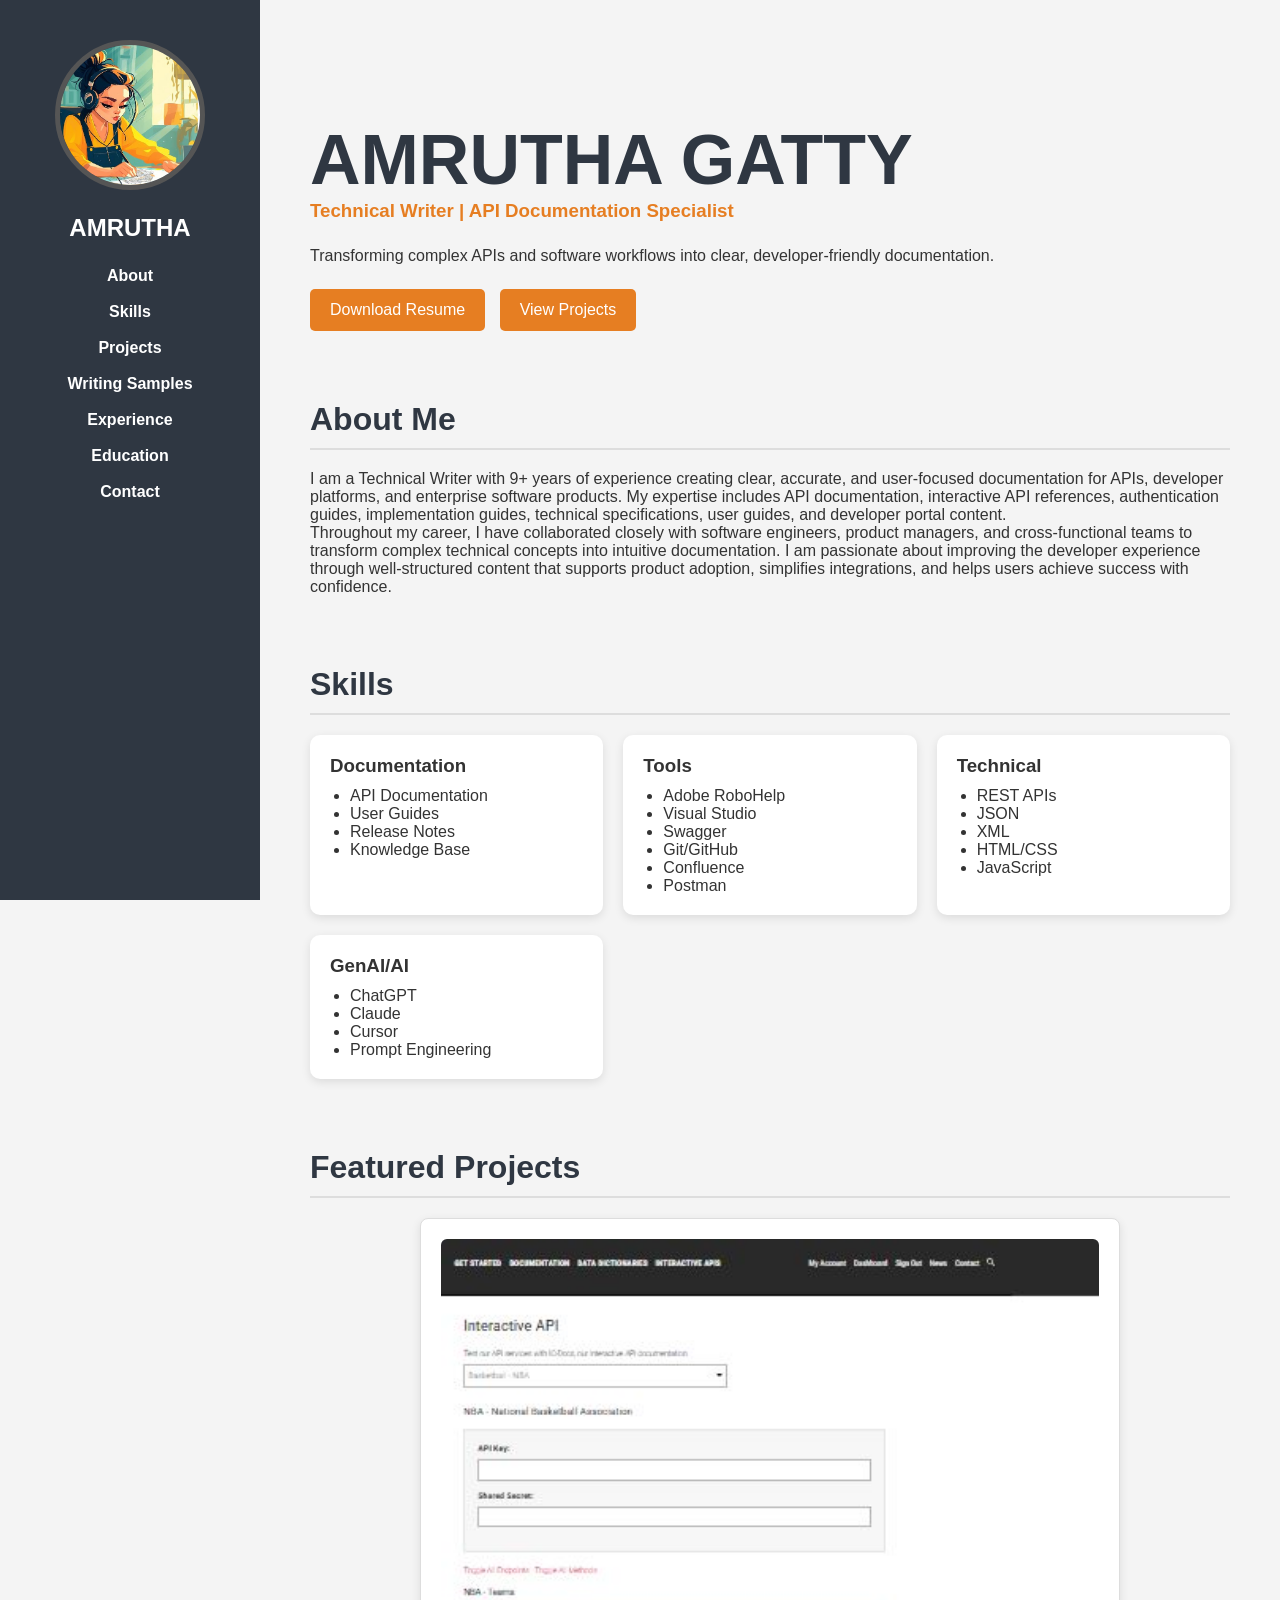
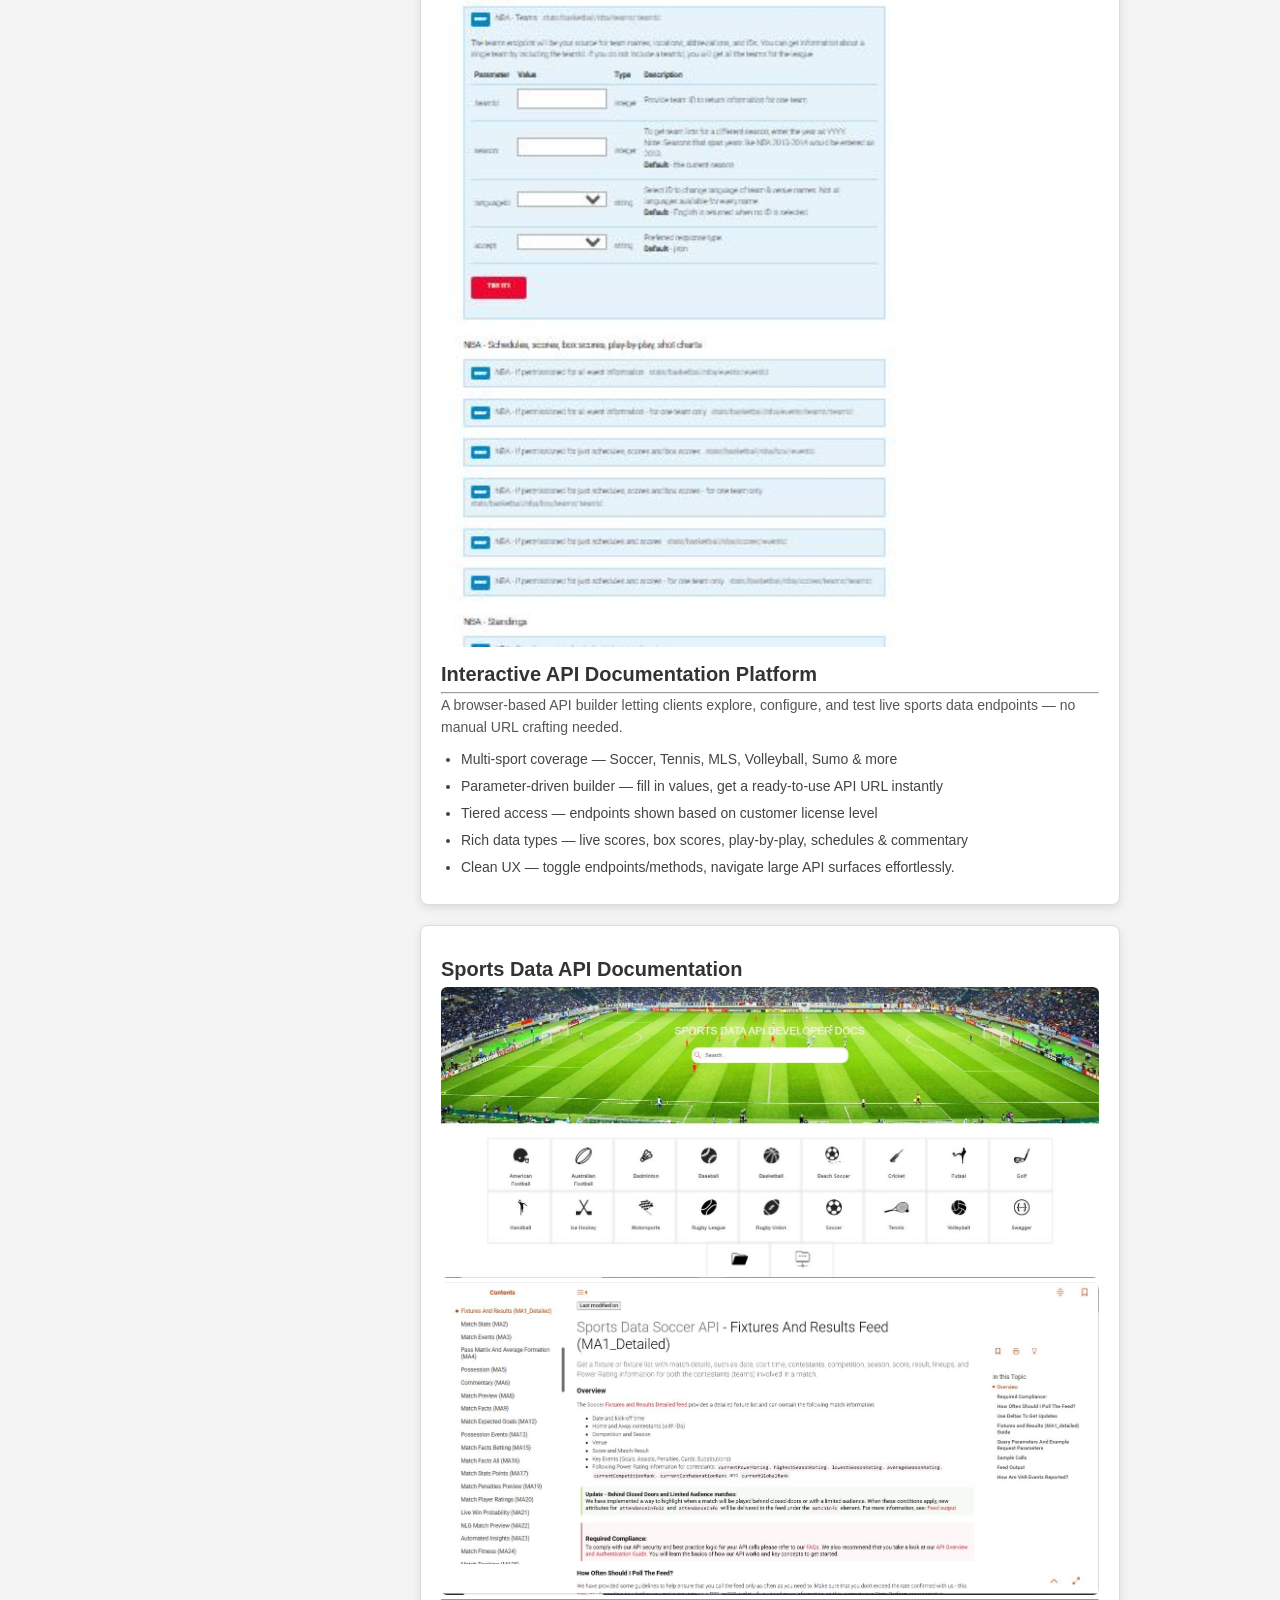
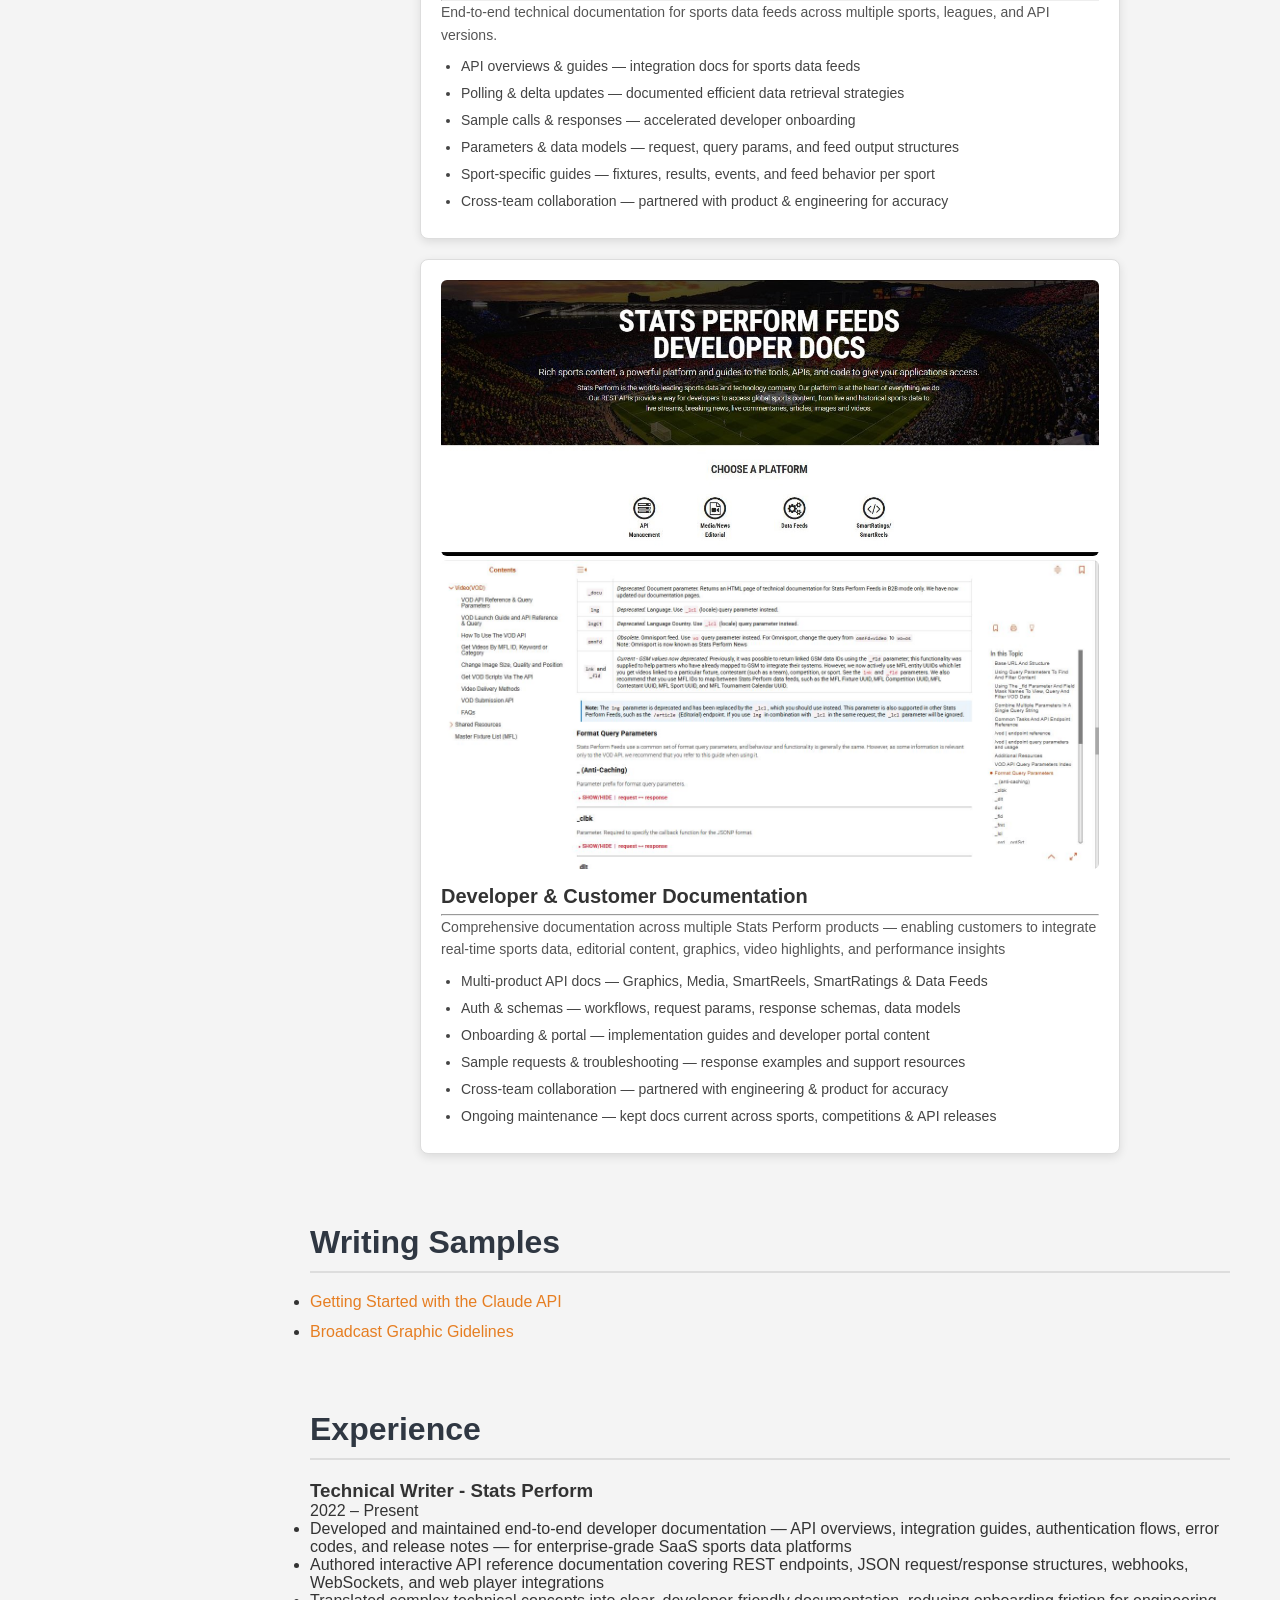
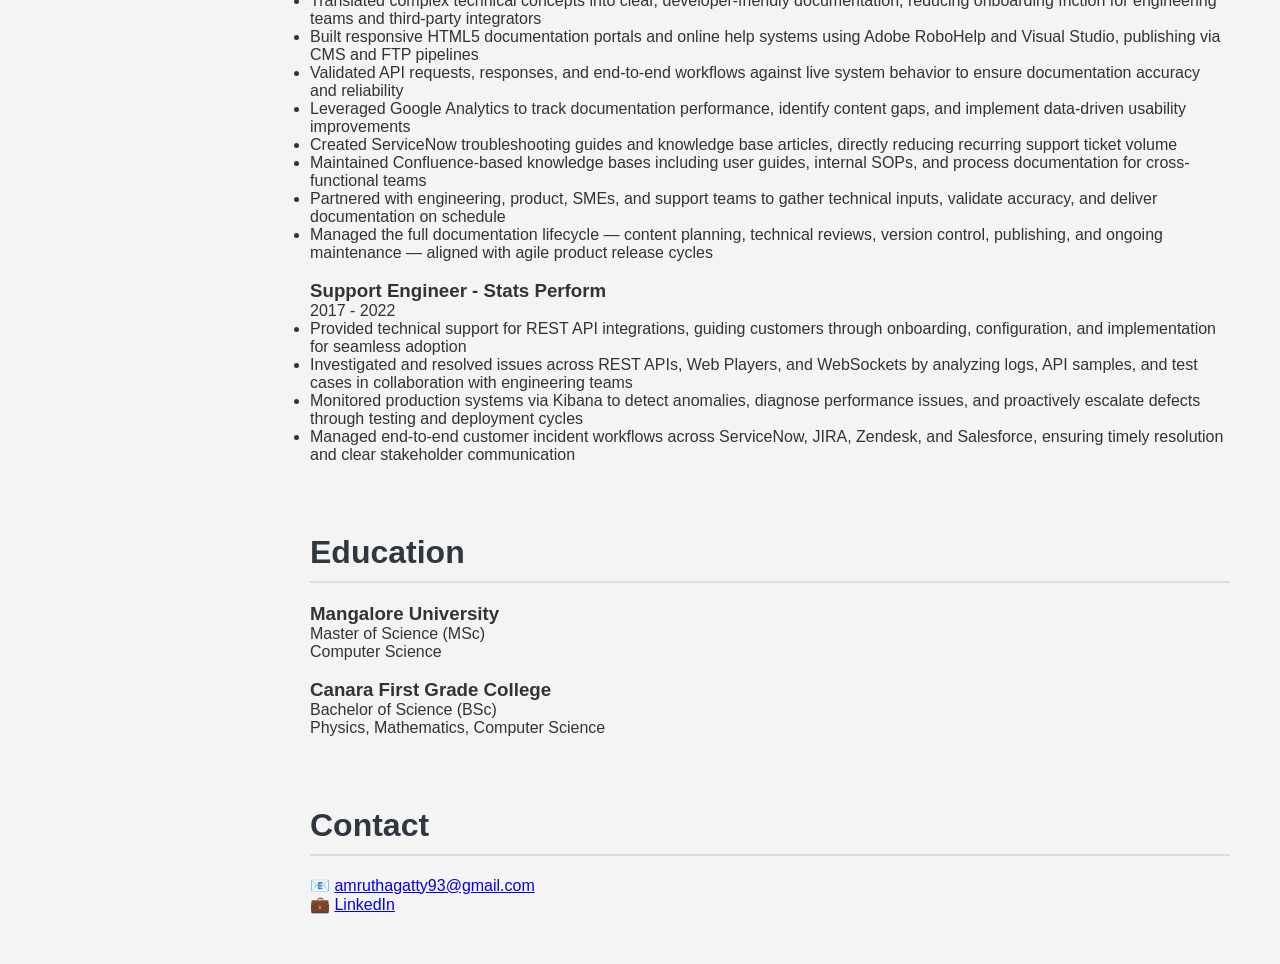
<file: index.html>
<!DOCTYPE html>
<html lang="en">
<head>
    <meta charset="UTF-8">
    <meta name="viewport" content="width=device-width, initial-scale=1.0">
    <title>Amrutha | Technical Writer</title>
    <link rel="stylesheet" href="./style.css">
</head>
<body>

<div class="container">

    <!-- Sidebar -->
    <aside class="sidebar">

        <img src="./assets/images/profile.JPG" alt="Profile Photo" class="profile-pic">

        <h2>AMRUTHA</h2>

        <nav>
            <ul>
                <li><a href="#about">About</a></li>
                <li><a href="#skills">Skills</a></li>
                <li><a href="#projects">Projects</a></li>
                <li><a href="#samples">Writing Samples</a></li>
                <li><a href="#experience">Experience</a></li>
                <li><a href="#education">Education</a></li>
                <li><a href="#contact">Contact</a></li>
            </ul>
        </nav>

    </aside>

    <!-- Main Content -->
    <main class="content">

        <!-- Hero -->
        <section class="hero">
            <h1>AMRUTHA GATTY</h1>
            <h3>Technical Writer | API Documentation Specialist</h3>

            <p>
                Transforming complex APIs and software workflows into clear, developer-friendly documentation.
 
            </p>

            <div class="buttons">
                <a href="./assets/images/Amrutha_Gatty_Resume.pdf" class="btn">Download Resume</a>
                <a href="#projects" class="btn">View Projects</a>
            </div>
        </section>

        <!-- About -->
        <section id="about">
            <h2>About Me</h2>

            <p>I am a Technical Writer with 9+ years of experience creating clear, accurate, and user-focused documentation for APIs, developer platforms, and enterprise software products. My expertise includes API documentation, interactive API references, authentication guides, implementation guides, technical specifications, user guides, and developer portal content.
            </p>

            <p>
                Throughout my career, I have collaborated closely with software engineers, product managers, and cross-functional teams to transform complex technical concepts into intuitive documentation. I am passionate about improving the developer experience through well-structured content that supports product adoption, simplifies integrations, and helps users achieve success with confidence.
            </p>
        </section>

        <!-- Skills -->
        <section id="skills">
            <h2>Skills</h2>

            <div class="skill-grid">

                <div class="card">
                    <h3>Documentation</h3>
                    <ul>
                        <li>API Documentation</li>
                        <li>User Guides</li>
                        <li>Release Notes</li>
                        <li>Knowledge Base</li>
                    </ul>
                </div>

                <div class="card">
                    <h3>Tools</h3>
                    <ul>
                        <li>Adobe RoboHelp</li>
                        <li>Visual Studio</li>
                        <li>Swagger</li>
                        <li>Git/GitHub</li>
                        <li>Confluence</li>
                        <li>Postman</li>
                    </ul>
                </div>

                <div class="card">
                    <h3>Technical</h3>
                    <ul>
                        <li>REST APIs</li>
                        <li>JSON</li>
                        <li>XML</li>
                        <li>HTML/CSS</li>
                        <li>JavaScript</li>
                    </ul>
                </div>
                <div class="card">
                    <h3>GenAI/AI</h3>
                    <ul>
                        <li>ChatGPT</li>
                        <li>Claude</li>
                        <li>Cursor</li>
                        <li>Prompt Engineering</li>
                    </ul>
                </div>

            </div>
        </section>

        <!-- Projects -->
        <section id="projects">
            <h2>Featured Projects</h2>
            <div class="project-card">
                <img src="./assets/images/statsapi.JPG" alt="Sports Index Page">
                <h3>Interactive API Documentation Platform</h3>
                <hr/>
                <p class="overview">
                    A browser-based API builder letting clients explore, configure, and test live sports data endpoints — no manual URL crafting needed.
                </p>
                <div class="highlights">
                    <ul>
                        <li>Multi-sport coverage — Soccer, Tennis, MLS, Volleyball, Sumo & more</li>
                        <li>Parameter-driven builder — fill in values, get a ready-to-use API URL instantly</li>
                        <li>Tiered access — endpoints shown based on customer license level</li>
                        <li>Rich data types — live scores, box scores, play-by-play, schedules & commentary</li>
                        <li>Clean UX — toggle endpoints/methods, navigate large API surfaces effortlessly.</li>
                    </ul>
    </div>
            </div>

            <div class="project-card">
                
                <h3>Sports Data API Documentation</h3>
                <img src="./assets/images/sdapi.JPG" alt="Sports Index Page">
                <img src="./assets/images/api.JPG" alt="Feed Documentation">
                <hr/>
                <p class="overview">
                    End-to-end technical documentation for sports data feeds across multiple sports, leagues, and API versions.
                </p>
                <div class="highlights">
                    <ul>
                        <li>API overviews & guides — integration docs for sports data feeds</li>
                        <li>Polling & delta updates — documented efficient data retrieval strategies</li>
                        <li>Sample calls & responses — accelerated developer onboarding</li>
                        <li>Parameters & data models — request, query params, and feed output structures</li>
                        <li>Sport-specific guides — fixtures, results, events, and feed behavior per sport</li>
                        <li>Cross-team collaboration — partnered with product & engineering for accuracy</li>
                    </ul>
    </div>
            </div>

            <div class="project-card">
                <img src="./assets/images/Perform.JPG" alt="Docs Portal Image">
                <img src="./assets/images/VOD.JPG" alt="Video Delivery Documentaion">
                <h3>Developer & Customer Documentation</h3>
                <hr />
                <p class="overview">
                    Comprehensive documentation across multiple Stats Perform products — enabling customers to integrate real-time sports data, editorial content, graphics, video highlights, and performance insights
                </p>
                <div class="highlights">
                    <ul>
                        <li>Multi-product API docs — Graphics, Media, SmartReels, SmartRatings & Data Feeds</li>
                        <li>Auth & schemas — workflows, request params, response schemas, data models</li>
                        <li>Onboarding & portal — implementation guides and developer portal content</li>
                        <li>Sample requests & troubleshooting — response examples and support resources</li>
                        <li>Cross-team collaboration — partnered with engineering & product for accuracy</li>
                        <li>Ongoing maintenance — kept docs current across sports, competitions & API releases</li>
                    </ul>
                </div>
            </div>
        </section>

        <!-- Writing Samples -->
        <section id="samples">
            <h2>Writing Samples</h2>

            <ul class="sample-list">
                <li><a href="./claude-api-getting-started.html">Getting Started with the Claude API</a></li>
                <!--<li><a href="./authorisation guide.html">API Authentication Guide</a></li>-->
                <li><a href="./broadcast_graphic_guidelines.html">Broadcast Graphic Gidelines</a></li>

            </ul>
        </section>

        <!-- Experience -->
        <section id="experience">
            <h2>Experience</h2>

            <h3>Technical Writer - Stats Perform</h3>
            <p>2022 – Present</p>

            <ul>
                <li>Developed and maintained end-to-end developer documentation — API overviews, integration guides, authentication flows, error codes, and release notes — for enterprise-grade SaaS sports data platforms</li>
                <li>Authored interactive API reference documentation covering REST endpoints, JSON request/response structures, webhooks, WebSockets, and web player integrations</li>
                <li>Translated complex technical concepts into clear, developer-friendly documentation, reducing onboarding friction for engineering teams and third-party integrators</li>
                <li>Built responsive HTML5 documentation portals and online help systems using Adobe RoboHelp and Visual Studio, publishing via CMS and FTP pipelines</li>
                <li>Validated API requests, responses, and end-to-end workflows against live system behavior to ensure documentation accuracy and reliability</li>
                <li>Leveraged Google Analytics to track documentation performance, identify content gaps, and implement data-driven usability improvements</li>
                <li>Created ServiceNow troubleshooting guides and knowledge base articles, directly reducing recurring support ticket volume</li>
                <li>Maintained Confluence-based knowledge bases including user guides, internal SOPs, and process documentation for cross-functional teams</li>
                <li>Partnered with engineering, product, SMEs, and support teams to gather technical inputs, validate accuracy, and deliver documentation on schedule</li>
                <li>Managed the full documentation lifecycle — content planning, technical reviews, version control, publishing, and ongoing maintenance — aligned with agile product release cycles</li>
            </ul>
            <br />
            <h3>Support Engineer - Stats Perform</h3>
            <p>2017 - 2022</p>

            <ul>
                <li>Provided technical support for REST API integrations, guiding customers through onboarding, configuration, and implementation for seamless adoption</li>
                <li>Investigated and resolved issues across REST APIs, Web Players, and WebSockets by analyzing logs, API samples, and test cases in collaboration with engineering teams</li>
                <li>Monitored production systems via Kibana to detect anomalies, diagnose performance issues, and proactively escalate defects through testing and deployment cycles</li>
                <li>Managed end-to-end customer incident workflows across ServiceNow, JIRA, Zendesk, and Salesforce, ensuring timely resolution and clear stakeholder communication</li>
            </ul>
        </section>

        <!-- Education -->
        <section id="education">
            <h2>Education</h2>

            <div class="edu-item">
            <h3>Mangalore University</h3>
            <p class="degree">Master of Science (MSc)</p>
            <p class="field">Computer Science</p>
            </div>
            <br />

            <div class="edu-item">
            <h3>Canara First Grade College</h3>
            <p class="degree">Bachelor of Science (BSc)</p>
            <p class="field">Physics, Mathematics, Computer Science</p>
            </div>
        </section>

        <!-- Contact -->
        <section id="contact">
            <h2>Contact</h2>

            <p>📧 <a href="mailto:amruthagatty93@gmail.com">amruthagatty93@gmail.com</a></p>
  <p>💼 <a href="https://www.linkedin.com/in/amrutha-gatty-819579b2/" target="_blank" rel="noopener noreferrer">LinkedIn</a></p>


        </section>
        

    </main>

</div>


</body>
</html>
</file>
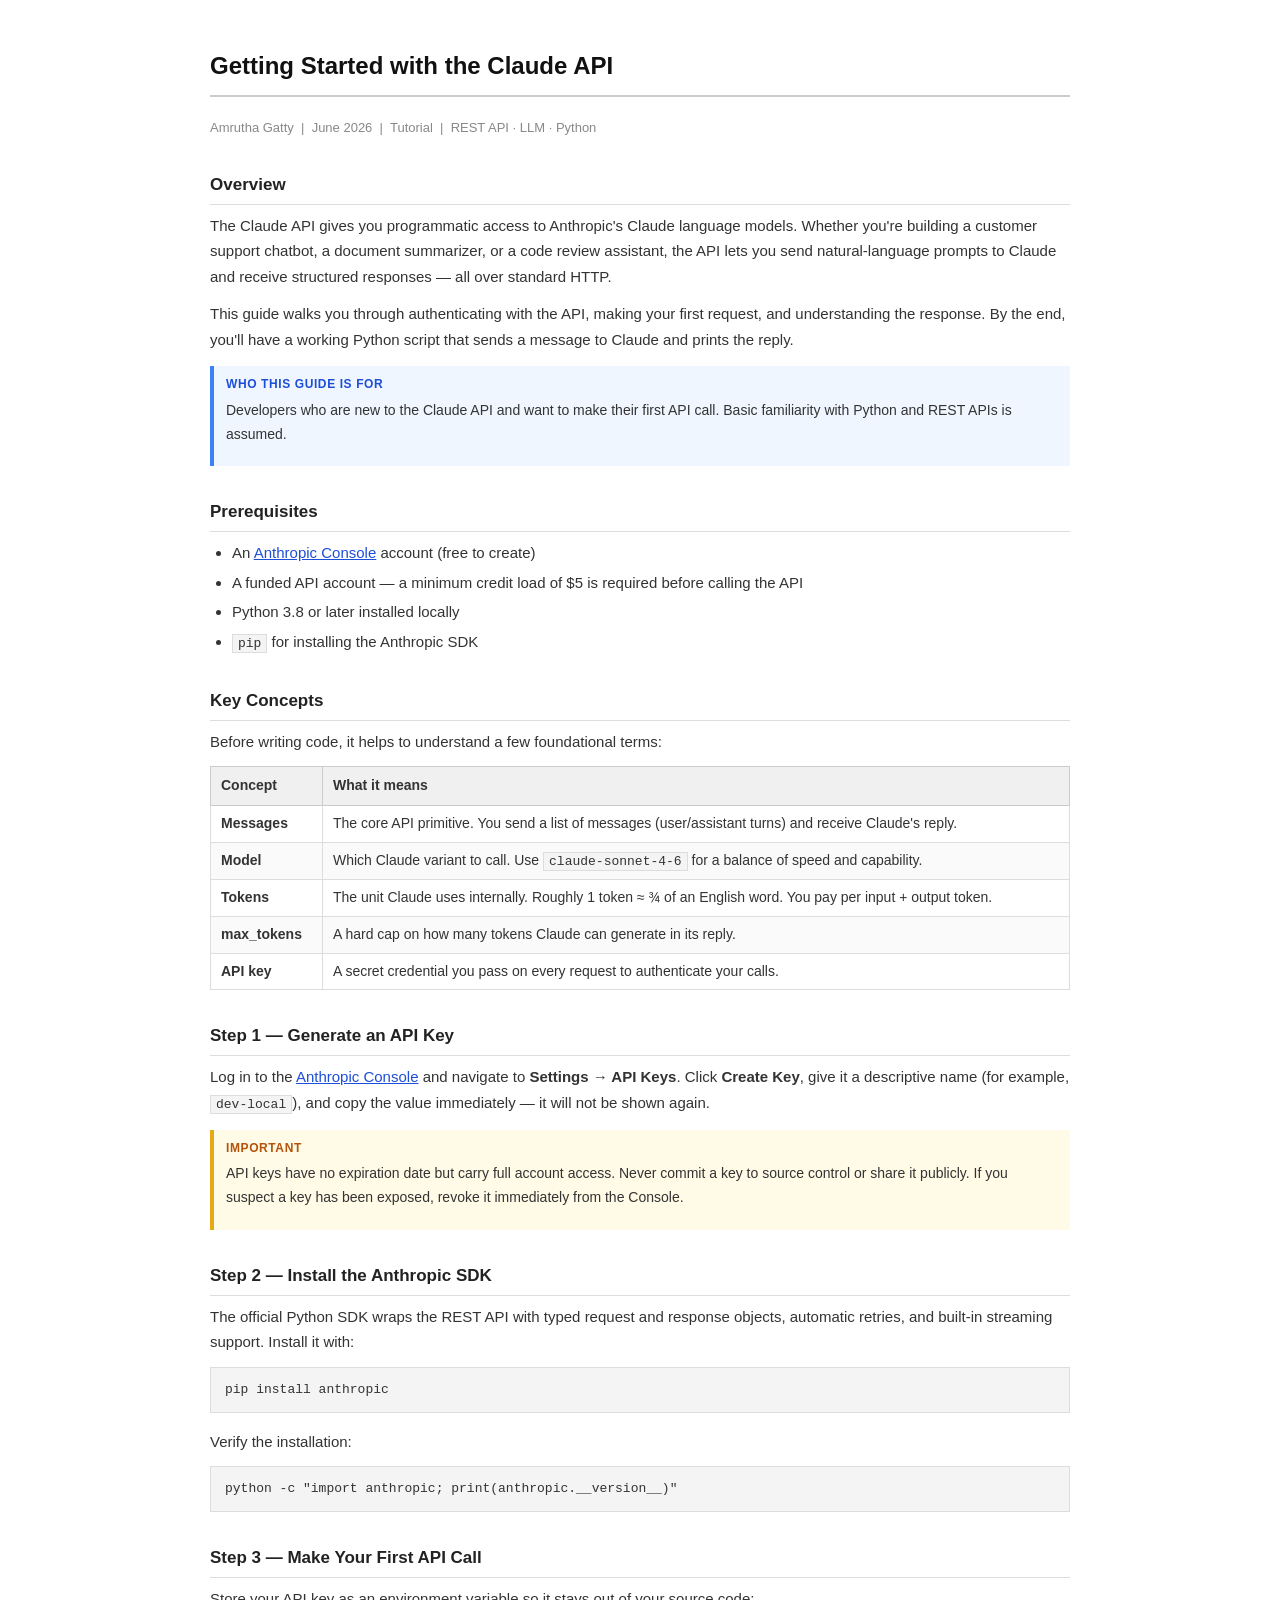
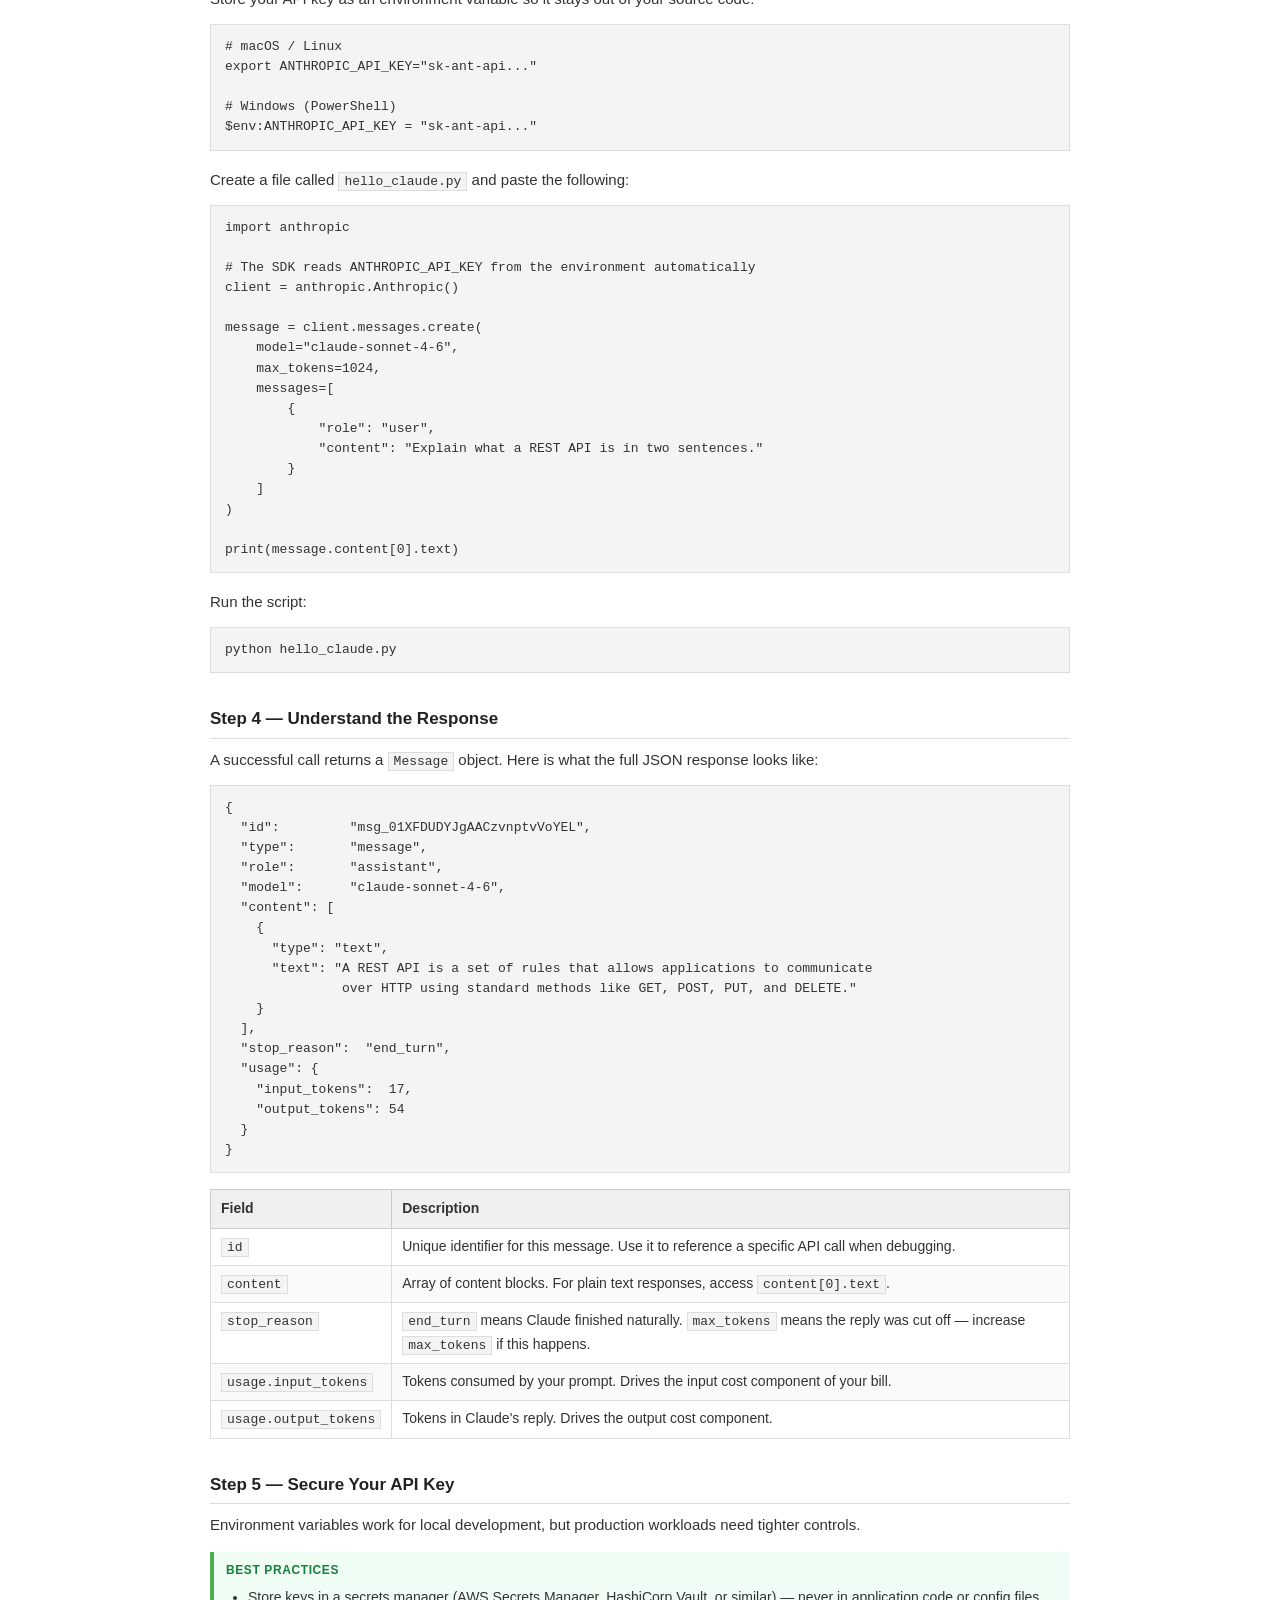
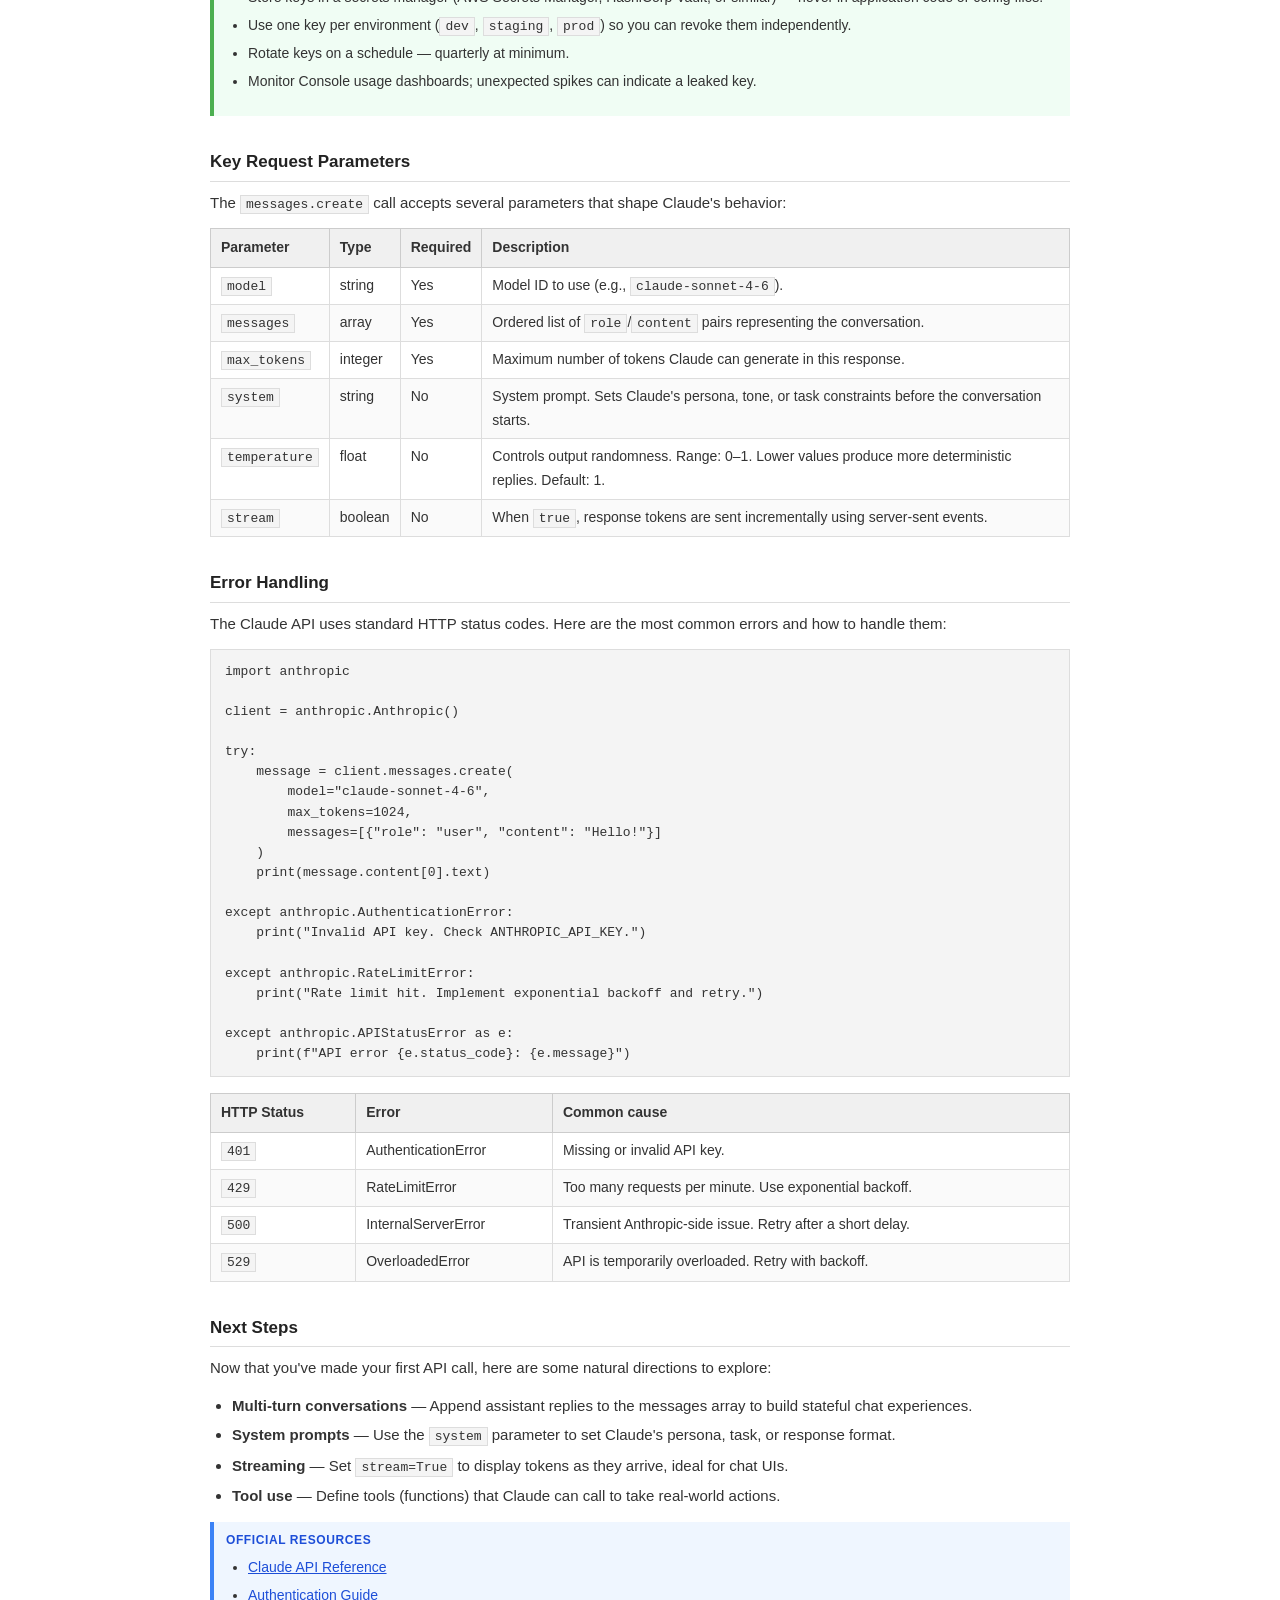
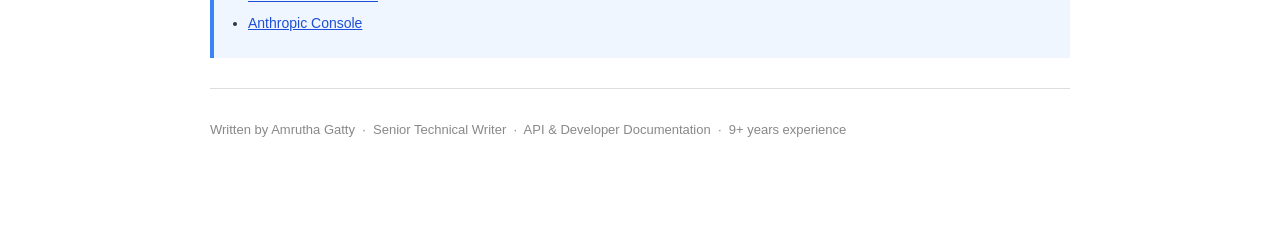
<file: claude-api-getting-started.html>
<?xml version="1.0" encoding="utf-8" ?>
<!DOCTYPE html>
<html lang="en">
<head>
  <meta http-equiv="Content-Type" content="text/html; charset=utf-8" />
  <title>Getting Started with the Claude API</title>
  <style>
    body {
      font-family: Arial, Helvetica, sans-serif;
      font-size: 15px;
      line-height: 1.7;
      color: #333;
      max-width: 860px;
      margin: 0 auto;
      padding: 30px 40px 60px;
    }

    h1 {
      font-size: 24px;
      font-weight: bold;
      color: #111;
      border-bottom: 2px solid #ccc;
      padding-bottom: 8px;
      margin-bottom: 20px;
    }

    h2 {
      font-size: 17px;
      font-weight: bold;
      color: #222;
      margin-top: 32px;
      margin-bottom: 8px;
      border-bottom: 1px solid #ddd;
      padding-bottom: 4px;
    }

    h3 {
      font-size: 15px;
      font-weight: bold;
      color: #333;
      margin-top: 20px;
      margin-bottom: 6px;
    }

    p {
      margin: 0 0 12px;
    }

    ul, ol {
      margin: 6px 0 14px 0;
      padding-left: 22px;
    }

    li {
      margin-bottom: 4px;
    }

    code {
      font-family: 'Courier New', Courier, monospace;
      font-size: 13px;
      background: #f4f4f4;
      border: 1px solid #ddd;
      padding: 1px 5px;
    }

    pre {
      font-family: 'Courier New', Courier, monospace;
      font-size: 13px;
      background: #f4f4f4;
      border: 1px solid #ddd;
      padding: 12px 14px;
      overflow-x: auto;
      line-height: 1.55;
      margin: 10px 0 16px;
    }

    table {
      border-collapse: collapse;
      width: 100%;
      font-size: 14px;
      margin: 12px 0 20px;
    }

    th {
      background: #f0f0f0;
      font-weight: bold;
      text-align: left;
      padding: 7px 10px;
      border: 1px solid #ccc;
    }

    td {
      padding: 6px 10px;
      border: 1px solid #ddd;
      vertical-align: top;
    }

    tr:nth-child(even) td {
      background: #fafafa;
    }

    .note {
      background: #fffbe6;
      border-left: 4px solid #e6a817;
      padding: 8px 12px;
      margin: 14px 0;
      font-size: 14px;
    }

    .tip {
      background: #f0fdf4;
      border-left: 4px solid #4caf50;
      padding: 8px 12px;
      margin: 14px 0;
      font-size: 14px;
    }

    .info {
      background: #eff6ff;
      border-left: 4px solid #3b82f6;
      padding: 8px 12px;
      margin: 14px 0;
      font-size: 14px;
    }

    .label {
      font-weight: bold;
      font-size: 12px;
      text-transform: uppercase;
      letter-spacing: 0.05em;
      margin-bottom: 4px;
    }

    .note  .label { color: #b45309; }
    .tip   .label { color: #15803d; }
    .info  .label { color: #1d4ed8; }

    .meta {
      font-size: 13px;
      color: #888;
      margin-bottom: 24px;
    }

    a { color: #1d4ed8; }

    hr {
      border: none;
      border-top: 1px solid #ddd;
      margin: 30px 0;
    }
  </style>
</head>
<body>

  <h1>Getting Started with the Claude API</h1>
  <p class="meta">Amrutha Gatty &nbsp;|&nbsp; June 2026 &nbsp;|&nbsp; Tutorial &nbsp;|&nbsp; REST API · LLM · Python</p>

  <h2>Overview</h2>
  <p>The Claude API gives you programmatic access to Anthropic's Claude language models. Whether you're building a customer support chatbot, a document summarizer, or a code review assistant, the API lets you send natural-language prompts to Claude and receive structured responses — all over standard HTTP.</p>
  <p>This guide walks you through authenticating with the API, making your first request, and understanding the response. By the end, you'll have a working Python script that sends a message to Claude and prints the reply.</p>

  <div class="info">
    <p class="label">Who this guide is for</p>
    <p>Developers who are new to the Claude API and want to make their first API call. Basic familiarity with Python and REST APIs is assumed.</p>
  </div>

  <h2>Prerequisites</h2>
  <ul>
    <li>An <a href="https://console.anthropic.com" target="_blank">Anthropic Console</a> account (free to create)</li>
    <li>A funded API account — a minimum credit load of $5 is required before calling the API</li>
    <li>Python 3.8 or later installed locally</li>
    <li><code>pip</code> for installing the Anthropic SDK</li>
  </ul>

  <h2>Key Concepts</h2>
  <p>Before writing code, it helps to understand a few foundational terms:</p>
  <table>
    <thead>
      <tr><th>Concept</th><th>What it means</th></tr>
    </thead>
    <tbody>
      <tr><td><strong>Messages</strong></td><td>The core API primitive. You send a list of messages (user/assistant turns) and receive Claude's reply.</td></tr>
      <tr><td><strong>Model</strong></td><td>Which Claude variant to call. Use <code>claude-sonnet-4-6</code> for a balance of speed and capability.</td></tr>
      <tr><td><strong>Tokens</strong></td><td>The unit Claude uses internally. Roughly 1 token ≈ ¾ of an English word. You pay per input + output token.</td></tr>
      <tr><td><strong>max_tokens</strong></td><td>A hard cap on how many tokens Claude can generate in its reply.</td></tr>
      <tr><td><strong>API key</strong></td><td>A secret credential you pass on every request to authenticate your calls.</td></tr>
    </tbody>
  </table>

  <h2>Step 1 — Generate an API Key</h2>
  <p>Log in to the <a href="https://console.anthropic.com" target="_blank">Anthropic Console</a> and navigate to <strong>Settings → API Keys</strong>. Click <strong>Create Key</strong>, give it a descriptive name (for example, <code>dev-local</code>), and copy the value immediately — it will not be shown again.</p>

  <div class="note">
    <p class="label">Important</p>
    <p>API keys have no expiration date but carry full account access. Never commit a key to source control or share it publicly. If you suspect a key has been exposed, revoke it immediately from the Console.</p>
  </div>

  <h2>Step 2 — Install the Anthropic SDK</h2>
  <p>The official Python SDK wraps the REST API with typed request and response objects, automatic retries, and built-in streaming support. Install it with:</p>
  <pre>pip install anthropic</pre>
  <p>Verify the installation:</p>
  <pre>python -c "import anthropic; print(anthropic.__version__)"</pre>

  <h2>Step 3 — Make Your First API Call</h2>
  <p>Store your API key as an environment variable so it stays out of your source code:</p>
  <pre># macOS / Linux
export ANTHROPIC_API_KEY="sk-ant-api..."

# Windows (PowerShell)
$env:ANTHROPIC_API_KEY = "sk-ant-api..."</pre>

  <p>Create a file called <code>hello_claude.py</code> and paste the following:</p>
  <pre>import anthropic

# The SDK reads ANTHROPIC_API_KEY from the environment automatically
client = anthropic.Anthropic()

message = client.messages.create(
    model="claude-sonnet-4-6",
    max_tokens=1024,
    messages=[
        {
            "role": "user",
            "content": "Explain what a REST API is in two sentences."
        }
    ]
)

print(message.content[0].text)</pre>

  <p>Run the script:</p>
  <pre>python hello_claude.py</pre>

  <h2>Step 4 — Understand the Response</h2>
  <p>A successful call returns a <code>Message</code> object. Here is what the full JSON response looks like:</p>
  <pre>{
  "id":         "msg_01XFDUDYJgAACzvnptvVoYEL",
  "type":       "message",
  "role":       "assistant",
  "model":      "claude-sonnet-4-6",
  "content": [
    {
      "type": "text",
      "text": "A REST API is a set of rules that allows applications to communicate
               over HTTP using standard methods like GET, POST, PUT, and DELETE."
    }
  ],
  "stop_reason":  "end_turn",
  "usage": {
    "input_tokens":  17,
    "output_tokens": 54
  }
}</pre>

  <table>
    <thead>
      <tr><th>Field</th><th>Description</th></tr>
    </thead>
    <tbody>
      <tr><td><code>id</code></td><td>Unique identifier for this message. Use it to reference a specific API call when debugging.</td></tr>
      <tr><td><code>content</code></td><td>Array of content blocks. For plain text responses, access <code>content[0].text</code>.</td></tr>
      <tr><td><code>stop_reason</code></td><td><code>end_turn</code> means Claude finished naturally. <code>max_tokens</code> means the reply was cut off — increase <code>max_tokens</code> if this happens.</td></tr>
      <tr><td><code>usage.input_tokens</code></td><td>Tokens consumed by your prompt. Drives the input cost component of your bill.</td></tr>
      <tr><td><code>usage.output_tokens</code></td><td>Tokens in Claude's reply. Drives the output cost component.</td></tr>
    </tbody>
  </table>

  <h2>Step 5 — Secure Your API Key</h2>
  <p>Environment variables work for local development, but production workloads need tighter controls.</p>

  <div class="tip">
    <p class="label">Best Practices</p>
    <ul>
      <li>Store keys in a secrets manager (AWS Secrets Manager, HashiCorp Vault, or similar) — never in application code or config files.</li>
      <li>Use one key per environment (<code>dev</code>, <code>staging</code>, <code>prod</code>) so you can revoke them independently.</li>
      <li>Rotate keys on a schedule — quarterly at minimum.</li>
      <li>Monitor Console usage dashboards; unexpected spikes can indicate a leaked key.</li>
    </ul>
  </div>

  <h2>Key Request Parameters</h2>
  <p>The <code>messages.create</code> call accepts several parameters that shape Claude's behavior:</p>
  <table>
    <thead>
      <tr><th>Parameter</th><th>Type</th><th>Required</th><th>Description</th></tr>
    </thead>
    <tbody>
      <tr><td><code>model</code></td><td>string</td><td>Yes</td><td>Model ID to use (e.g., <code>claude-sonnet-4-6</code>).</td></tr>
      <tr><td><code>messages</code></td><td>array</td><td>Yes</td><td>Ordered list of <code>role</code>/<code>content</code> pairs representing the conversation.</td></tr>
      <tr><td><code>max_tokens</code></td><td>integer</td><td>Yes</td><td>Maximum number of tokens Claude can generate in this response.</td></tr>
      <tr><td><code>system</code></td><td>string</td><td>No</td><td>System prompt. Sets Claude's persona, tone, or task constraints before the conversation starts.</td></tr>
      <tr><td><code>temperature</code></td><td>float</td><td>No</td><td>Controls output randomness. Range: 0–1. Lower values produce more deterministic replies. Default: 1.</td></tr>
      <tr><td><code>stream</code></td><td>boolean</td><td>No</td><td>When <code>true</code>, response tokens are sent incrementally using server-sent events.</td></tr>
    </tbody>
  </table>

  <h2>Error Handling</h2>
  <p>The Claude API uses standard HTTP status codes. Here are the most common errors and how to handle them:</p>
  <pre>import anthropic

client = anthropic.Anthropic()

try:
    message = client.messages.create(
        model="claude-sonnet-4-6",
        max_tokens=1024,
        messages=[{"role": "user", "content": "Hello!"}]
    )
    print(message.content[0].text)

except anthropic.AuthenticationError:
    print("Invalid API key. Check ANTHROPIC_API_KEY.")

except anthropic.RateLimitError:
    print("Rate limit hit. Implement exponential backoff and retry.")

except anthropic.APIStatusError as e:
    print(f"API error {e.status_code}: {e.message}")</pre>

  <table>
    <thead>
      <tr><th>HTTP Status</th><th>Error</th><th>Common cause</th></tr>
    </thead>
    <tbody>
      <tr><td><code>401</code></td><td>AuthenticationError</td><td>Missing or invalid API key.</td></tr>
      <tr><td><code>429</code></td><td>RateLimitError</td><td>Too many requests per minute. Use exponential backoff.</td></tr>
      <tr><td><code>500</code></td><td>InternalServerError</td><td>Transient Anthropic-side issue. Retry after a short delay.</td></tr>
      <tr><td><code>529</code></td><td>OverloadedError</td><td>API is temporarily overloaded. Retry with backoff.</td></tr>
    </tbody>
  </table>

  <h2>Next Steps</h2>
  <p>Now that you've made your first API call, here are some natural directions to explore:</p>
  <ul>
    <li><strong>Multi-turn conversations</strong> — Append assistant replies to the messages array to build stateful chat experiences.</li>
    <li><strong>System prompts</strong> — Use the <code>system</code> parameter to set Claude's persona, task, or response format.</li>
    <li><strong>Streaming</strong> — Set <code>stream=True</code> to display tokens as they arrive, ideal for chat UIs.</li>
    <li><strong>Tool use</strong> — Define tools (functions) that Claude can call to take real-world actions.</li>
  </ul>

  <div class="info">
    <p class="label">Official Resources</p>
    <ul>
      <li><a href="https://platform.claude.com/docs/en/api/overview" target="_blank">Claude API Reference</a></li>
      <li><a href="https://platform.claude.com/docs/en/manage-claude/authentication" target="_blank">Authentication Guide</a></li>
      <li><a href="https://console.anthropic.com" target="_blank">Anthropic Console</a></li>
    </ul>
  </div>

  <hr />
  <p class="meta">Written by Amrutha Gatty &nbsp;·&nbsp; Senior Technical Writer &nbsp;·&nbsp; API &amp; Developer Documentation &nbsp;·&nbsp; 9+ years experience</p>

</body>
</html>
</file>
<file: style.css>
*{
    margin:0;
    padding:0;
    box-sizing:border-box;
}

body{
    font-family:Segoe UI, sans-serif;
    background:#f4f4f4;
    color:#333;
}

.container{
    display:flex;
}

/* Sidebar */

.sidebar{
    width:260px;
    min-height:100vh;
    background:#2f3742;
    color:white;
    position:fixed;
    text-align:center;
    padding:40px 20px;
}

.profile-pic{
    width:150px;
    height:150px;
    border-radius:50%;
    object-fit:cover;
    border:5px solid #555;
    margin-bottom:20px;
}

.sidebar h2{
    margin-bottom:25px;
}

.sidebar ul{
    list-style:none;
}

.sidebar li{
    margin:18px 0;
}

.sidebar a{
    color:white;
    text-decoration:none;
    font-weight:600;
}

.sidebar a:hover{
    color:#e67e22;
}

/* Content */

.content{
    margin-left:260px;
    padding:50px;
    width:100%;
}

.hero h1{
    font-size:70px;
    color:#2f3742;
}

.hero h3{
    color:#e67e22;
    margin-bottom:20px;
}

.hero p{
    max-width:800px;
    line-height:1.7;
}

.buttons{
    margin-top:20px;
}

.btn{
    display:inline-block;
    background:#e67e22;
    color:white;
    padding:12px 20px;
    text-decoration:none;
    border-radius:5px;
    margin-right:10px;
}

.btn:hover{
    background:#cf711c;
}

section{
    margin-top:70px;
}

section h2{
    font-size:32px;
    margin-bottom:20px;
    color:#2f3742;
    border-bottom:2px solid #ddd;
    padding-bottom:10px;
}

/* Skills */

.skill-grid{
    display:grid;
    grid-template-columns:repeat(auto-fit,minmax(250px,1fr));
    gap:20px;
}

.card{
    background:white;
    padding:20px;
    border-radius:10px;
    box-shadow:0 3px 10px rgba(0,0,0,0.1);
}

.card ul{
    margin-left:20px;
    margin-top:10px;
}

/* Projects */

.project-card{
    background:white;
    margin-bottom:30px;
    border-radius:10px;
    overflow:hidden;
    box-shadow:0 3px 10px rgba(0,0,0,0.1);
}

.project-card {
  border: 1px solid #ddd;
  border-radius: 8px;
  padding: 20px;
  max-width: 700px;
  margin: 20px auto;
  font-family: Arial, sans-serif;
}

.project-card img {
  width: 100%;
  border-radius: 6px;
}

.project-card h3 {
  font-size: 20px;
  margin: 12px 0 6px;
}

.project-card .overview {
  color: #555;
  font-size: 14px;
  line-height: 1.6;
}

.highlights ul {
  padding-left: 20px;
  margin-top: 10px;
}

.highlights li {
  font-size: 14px;
  color: #444;
  margin-bottom: 6px;
  line-height: 1.5;
}

/* Samples */

.sample-list li{
    margin-bottom:12px;
}

.sample-list a{
    text-decoration:none;
    color:#e67e22;
}

/* Contact */

form{
    display:flex;
    flex-direction:column;
    max-width:600px;
}

input,
textarea{
    margin-bottom:15px;
    padding:12px;
    border:1px solid #ccc;
    border-radius:5px;
}

button{
    background:#e67e22;
    color:white;
    border:none;
    padding:12px;
    border-radius:5px;
    cursor:pointer;
}

button:hover{
    background:#cf711c;
}

/* Mobile */

@media(max-width:768px){

    .sidebar{
        position:relative;
        width:100%;
        min-height:auto;
    }

    .content{
        margin-left:0;
    }

    .container{
        flex-direction:column;
    }

    .hero h1{
        font-size:42px;
    }
}
</file>
